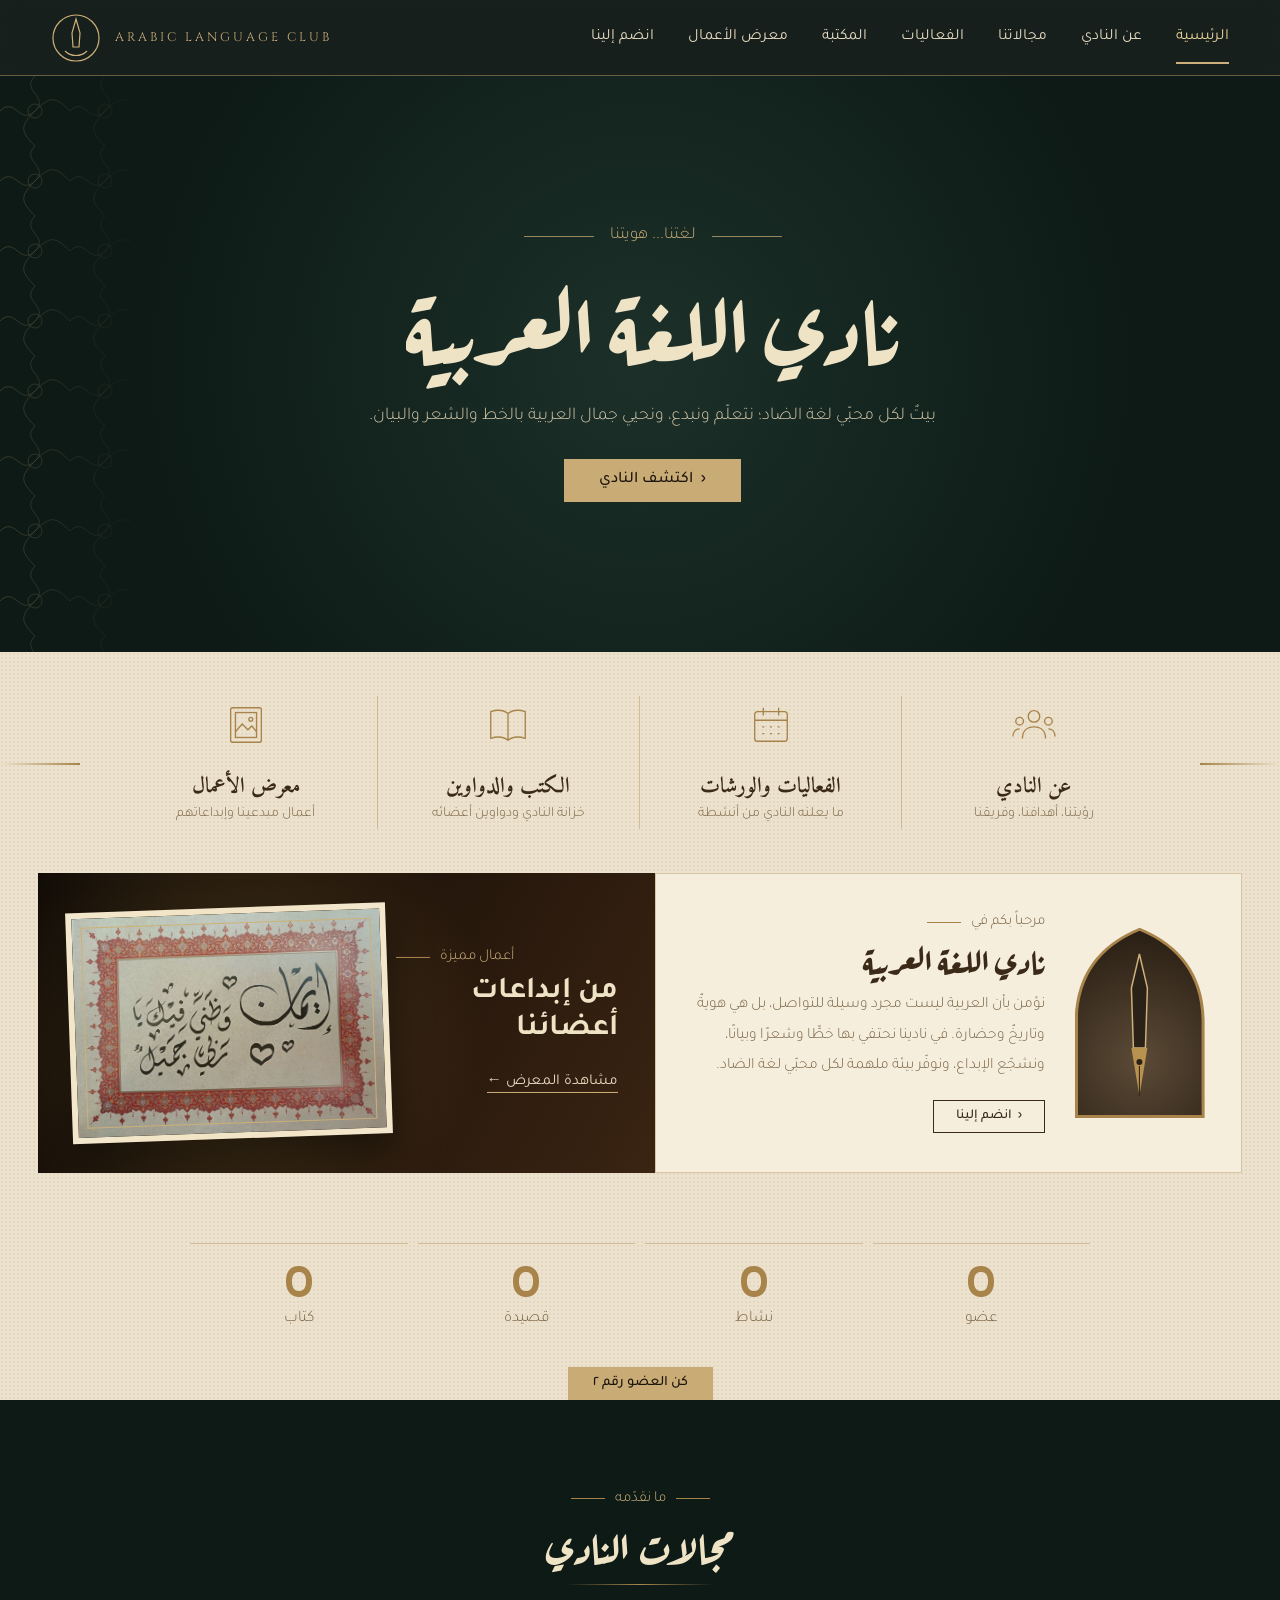
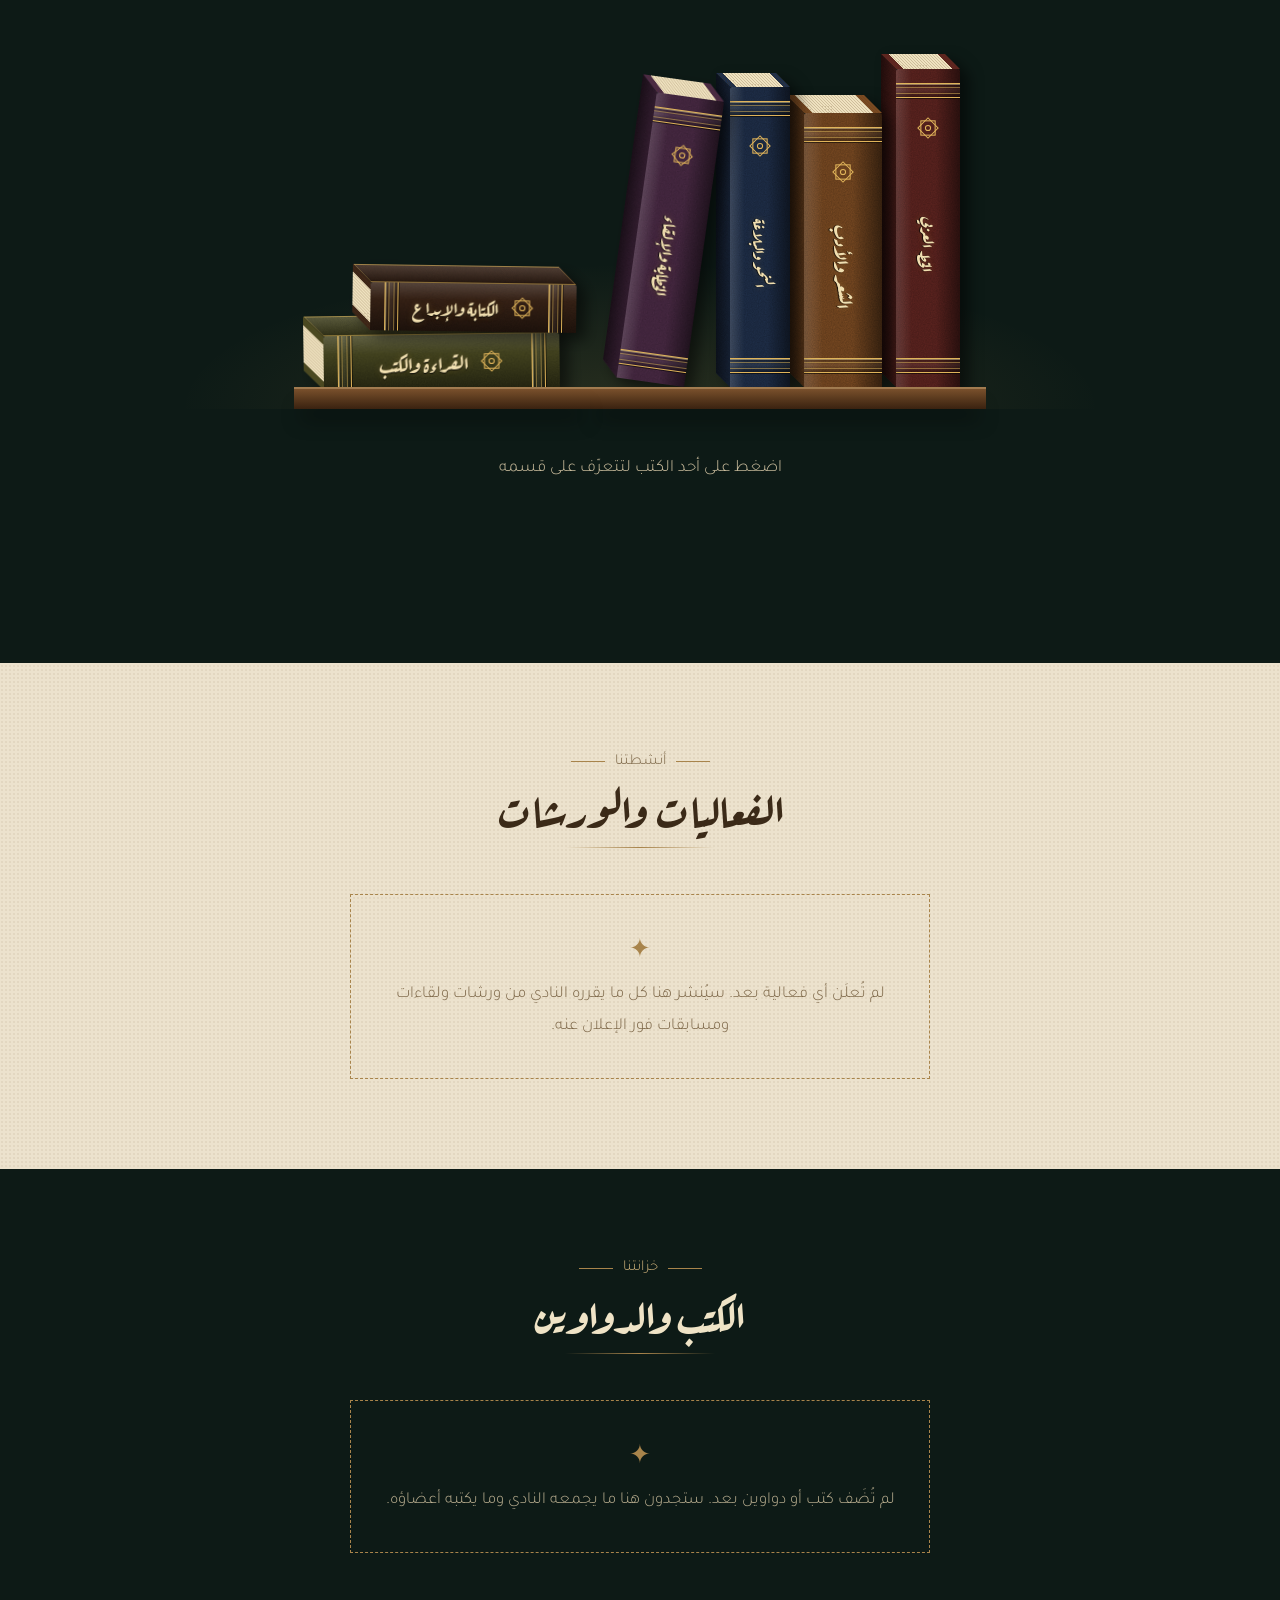
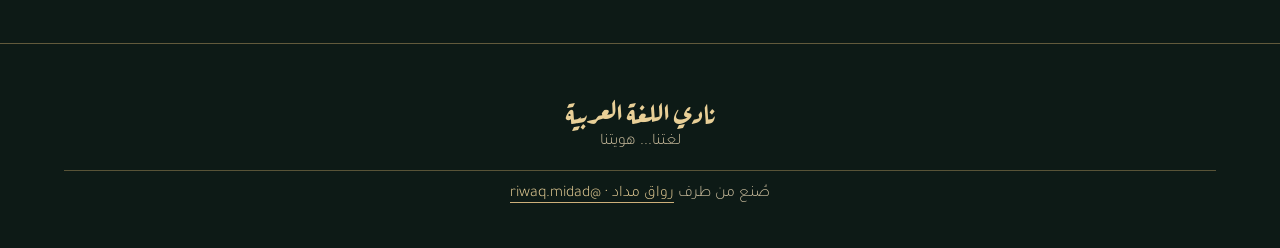
<file: index.html>
<!DOCTYPE html>
<html lang="ar" dir="rtl">
<head>
<meta charset="utf-8">
<meta name="viewport" content="width=device-width, initial-scale=1, viewport-fit=cover">
<title>نادي اللغة العربية</title>
<meta name="description" content="نادي اللغة العربية: الخط العربي والشعر والنحو والبلاغة والخطابة والقراءة والكتابة. سجّل عضويتك إلكترونيًا.">
<meta name="theme-color" content="#0d1a16">
<meta property="og:type" content="website">
<meta property="og:title" content="نادي اللغة العربية">
<meta property="og:description" content="نادي اللغة العربية: الخط العربي والشعر والنحو والبلاغة والخطابة والقراءة والكتابة. سجّل عضويتك إلكترونيًا.">
<link rel="icon" href="assets/favicon.svg" type="image/svg+xml">
<link rel="preconnect" href="https://fonts.googleapis.com">
<link rel="preconnect" href="https://fonts.gstatic.com" crossorigin>
<link href="https://fonts.googleapis.com/css2?family=Aref+Ruqaa:wght@400;700&family=Amiri:wght@400;700&family=Tajawal:wght@300;400;500;700&family=Cinzel:wght@400;600&family=Reem+Kufi:wght@400;600&family=Katibeh&family=Lateef&display=swap" rel="stylesheet">
<link rel="stylesheet" href="css/style.css">
</head>
<body>
<a class="skip" href="#content">تخطَّ إلى المحتوى</a>
<svg width="0" height="0" aria-hidden="true" style="position:absolute"><defs><clipPath id="arc" clipPathUnits="objectBoundingBox"><path d="M0,1V.5Q0,.14 .5,0Q1,.14 1,.5V1Z"/></clipPath>
<symbol id="pen" viewBox="0 0 60 150"><path d="M30 6L38 40 36 100H24L22 40Z" fill="#2a2118" stroke="#cdb07a" stroke-width="1.5"/><path d="M30 100L38 100 30 148 22 100Z" fill="#b8924f"/><path d="M30 118V148" stroke="#2a2118"/><circle cx="30" cy="114" r="3" fill="#2a2118"/></symbol></defs></svg>
<nav aria-label="القائمة الرئيسية"><div class="tl"><button class="menu-btn" aria-label="القائمة" aria-expanded="false">☰</button></div><div class="lk"><a class="on" href="#top">الرئيسية</a><a href="#about">عن النادي</a><a href="#fields">مجالاتنا</a><a href="#events">الفعاليات</a><a href="#lib">المكتبة</a><a href="gallery.html">معرض الأعمال</a><a href="join.html">انضم إلينا</a></div><a class="lg" href="index.html" aria-label="نادي اللغة العربية"><svg viewBox="0 0 50 50" fill="none" stroke="#cdb07a" stroke-width="1.2" aria-hidden="true"><circle cx="25" cy="25" r="23"/><path d="M25 6l4 14-1 14h-6l-1-14z"/><path d="M14 38c6 6 16 6 22 0"/></svg>ARABIC LANGUAGE CLUB</a></nav>
<header class="hero" id="top"><div class="orn" aria-hidden="true"></div>
<div class="txt"><div class="tag">لغتنا... هويتنا</div><h1>نادي اللغة العربية</h1><p>بيتٌ لكل محبّي لغة الضاد؛ نتعلّم ونبدع، ونحيي جمال العربية بالخط والشعر والبيان.</p><div class="cta"><a class="btn" href="#about">‹ &nbsp;اكتشف النادي</a></div></div></header>
<main id="content">
<div class="strip">
<a class="ft" href="#about"><svg viewBox="0 0 48 48"><circle cx="24" cy="15" r="6"/><path d="M12 38c0-8 5-12 12-12s12 4 12 12"/><circle cx="9" cy="20" r="4"/><circle cx="39" cy="20" r="4"/><path d="M2 36c0-5 3-8 7-8M46 36c0-5-3-8-7-8"/></svg><h3>عن النادي</h3><p>رؤيتنا، أهدافنا، وفريقنا</p></a>
<a class="ft" href="#events"><svg viewBox="0 0 48 48"><rect x="7" y="10" width="34" height="31" rx="3"/><path d="M7 19h34M16 6v8M32 6v8"/><path d="M15 26h2M23 26h2M31 26h2M15 33h2M23 33h2M31 33h2"/></svg><h3>الفعاليات والورشات</h3><p>ما يعلنه النادي من أنشطة</p></a>
<a class="ft" href="#lib"><svg viewBox="0 0 48 48"><path d="M24 12C19 8 12 8 6 10v28c6-2 13-2 18 2 5-4 12-4 18-2V10c-6-2-13-2-18 2zM24 12v28"/></svg><h3>الكتب والدواوين</h3><p>خزانة النادي ودواوين أعضائه</p></a>
<a class="ft" href="gallery.html"><svg viewBox="0 0 48 48"><rect x="8" y="6" width="32" height="36" rx="2"/><rect x="13" y="11" width="22" height="26"/><path d="M13 31l7-8 6 6 4-4 5 6"/><circle cx="29" cy="18" r="2"/></svg><h3>معرض الأعمال</h3><p>أعمال مبدعينا وإبداعاتهم</p></a></div>

<div class="intro rv" id="about">
<div class="wel"><div class="arch"><div><svg><use href="#pen"/></svg></div></div><div><div class="lb">مرحباً بكم في</div><h2>نادي اللغة العربية</h2><p>نؤمن بأن العربية ليست مجرد وسيلة للتواصل، بل هي هويةٌ وتاريخٌ وحضارة. في نادينا نحتفي بها خطًّا وشعرًا وبيانًا، ونشجّع الإبداع، ونوفّر بيئة ملهمة لكل محبّي لغة الضاد.</p><a class="btn ol" href="join.html">‹ &nbsp;انضم إلينا</a></div></div>
<div class="car" id="car"><button class="ar" style="left:14px" id="pv" aria-label="السابق">‹</button><button class="ar" style="right:14px" id="nx" aria-label="التالي">›</button></div></div>

<div class="stt rv" id="stt"></div>
<div class="jn rv"><a class="btn sm" id="jn" href="join.html"></a></div>
<section class="sec dk" id="fields"><div class="w rv"><div class="st"><div class="lb">ما نقدّمه</div><h2>مجالات النادي</h2><i></i></div><div class="shelf" id="fd" role="group" aria-label="أقسام النادي"></div><div class="si" id="fi" aria-live="polite"></div></div></section>
<section class="sec" id="events"><div class="w rv"><div class="st"><div class="lb">أنشطتنا</div><h2>الفعاليات والورشات</h2><i></i></div><div class="grid3" id="ev"></div></div></section>
<section class="sec dk" id="lib"><div class="w rv"><div class="st"><div class="lb">خزانتنا</div><h2>الكتب والدواوين</h2><i></i></div><div id="bk"></div></div></section>
</main>
<footer>
<b>نادي اللغة العربية</b>لغتنا... هويتنا
<div class="credit">صُنع من طرف <a href="https://www.instagram.com/riwaq.midad/" target="_blank" rel="noopener">رواق مداد · @riwaq.midad</a></div>
</footer>
<script src="js/data.js"></script>
<script src="js/main.js"></script>
<script src="js/home.js"></script>
</body>
</html>
</file>
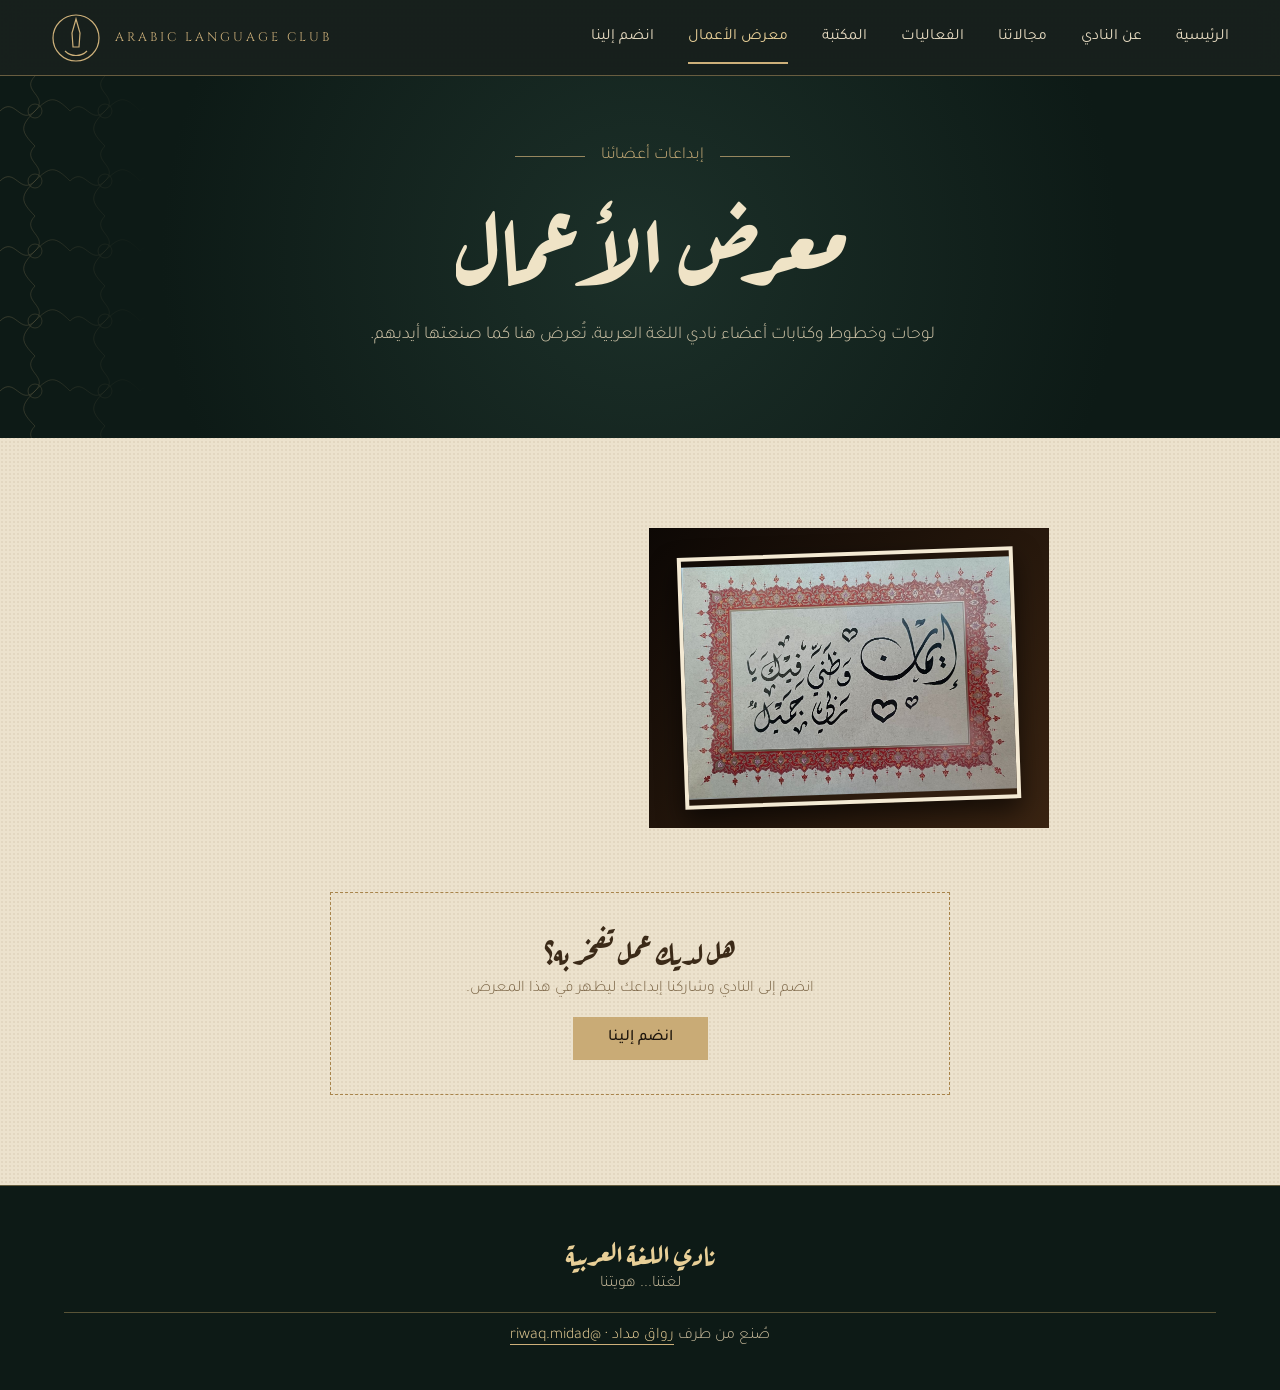
<file: gallery.html>
<!DOCTYPE html>
<html lang="ar" dir="rtl">
<head>
<meta charset="utf-8">
<meta name="viewport" content="width=device-width, initial-scale=1, viewport-fit=cover">
<title>معرض الأعمال · نادي اللغة العربية</title>
<meta name="description" content="لوحات وخطوط وإبداعات أعضاء نادي اللغة العربية.">
<meta name="theme-color" content="#0d1a16">
<meta property="og:type" content="website">
<meta property="og:title" content="معرض الأعمال · نادي اللغة العربية">
<meta property="og:description" content="لوحات وخطوط وإبداعات أعضاء نادي اللغة العربية.">
<link rel="icon" href="assets/favicon.svg" type="image/svg+xml">
<link rel="preconnect" href="https://fonts.googleapis.com">
<link rel="preconnect" href="https://fonts.gstatic.com" crossorigin>
<link href="https://fonts.googleapis.com/css2?family=Aref+Ruqaa:wght@400;700&family=Amiri:wght@400;700&family=Tajawal:wght@300;400;500;700&family=Cinzel:wght@400;600&family=Reem+Kufi:wght@400;600&family=Katibeh&family=Lateef&display=swap" rel="stylesheet">
<link rel="stylesheet" href="css/style.css">
</head>
<body>
<a class="skip" href="#content">تخطَّ إلى المحتوى</a>
<nav aria-label="القائمة الرئيسية"><div class="tl"><button class="menu-btn" aria-label="القائمة" aria-expanded="false">☰</button></div><div class="lk"><a href="index.html">الرئيسية</a><a href="index.html#about">عن النادي</a><a href="index.html#fields">مجالاتنا</a><a href="index.html#events">الفعاليات</a><a href="index.html#lib">المكتبة</a><a class="on" aria-current="page" href="gallery.html">معرض الأعمال</a><a href="join.html">انضم إلينا</a></div><a class="lg" href="index.html" aria-label="نادي اللغة العربية"><svg viewBox="0 0 50 50" fill="none" stroke="#cdb07a" stroke-width="1.2" aria-hidden="true"><circle cx="25" cy="25" r="23"/><path d="M25 6l4 14-1 14h-6l-1-14z"/><path d="M14 38c6 6 16 6 22 0"/></svg>ARABIC LANGUAGE CLUB</a></nav>
<header class="hero sub"><div class="orn" aria-hidden="true"></div>
<div class="txt"><div class="tag">إبداعات أعضائنا</div><h1>معرض الأعمال</h1><p>لوحات وخطوط وكتابات أعضاء نادي اللغة العربية، تُعرض هنا كما صنعتها أيديهم.</p></div></header>
<main id="content">
<section class="sec"><div class="w rv">
<div class="gal pg-gal" id="gl"></div>
<div class="cta-card"><h2>هل لديك عمل تفخر به؟</h2><p>انضم إلى النادي وشاركنا إبداعك ليظهر في هذا المعرض.</p><a class="btn" href="join.html">انضم إلينا</a></div>
</div></section>
</main>
<footer>
<b>نادي اللغة العربية</b>لغتنا... هويتنا
<div class="credit">صُنع من طرف <a href="https://www.instagram.com/riwaq.midad/" target="_blank" rel="noopener">رواق مداد · @riwaq.midad</a></div>
</footer>
<script src="js/data.js"></script>
<script src="js/main.js"></script>
<script src="js/gallery.js"></script>
</body>
</html>
</file>
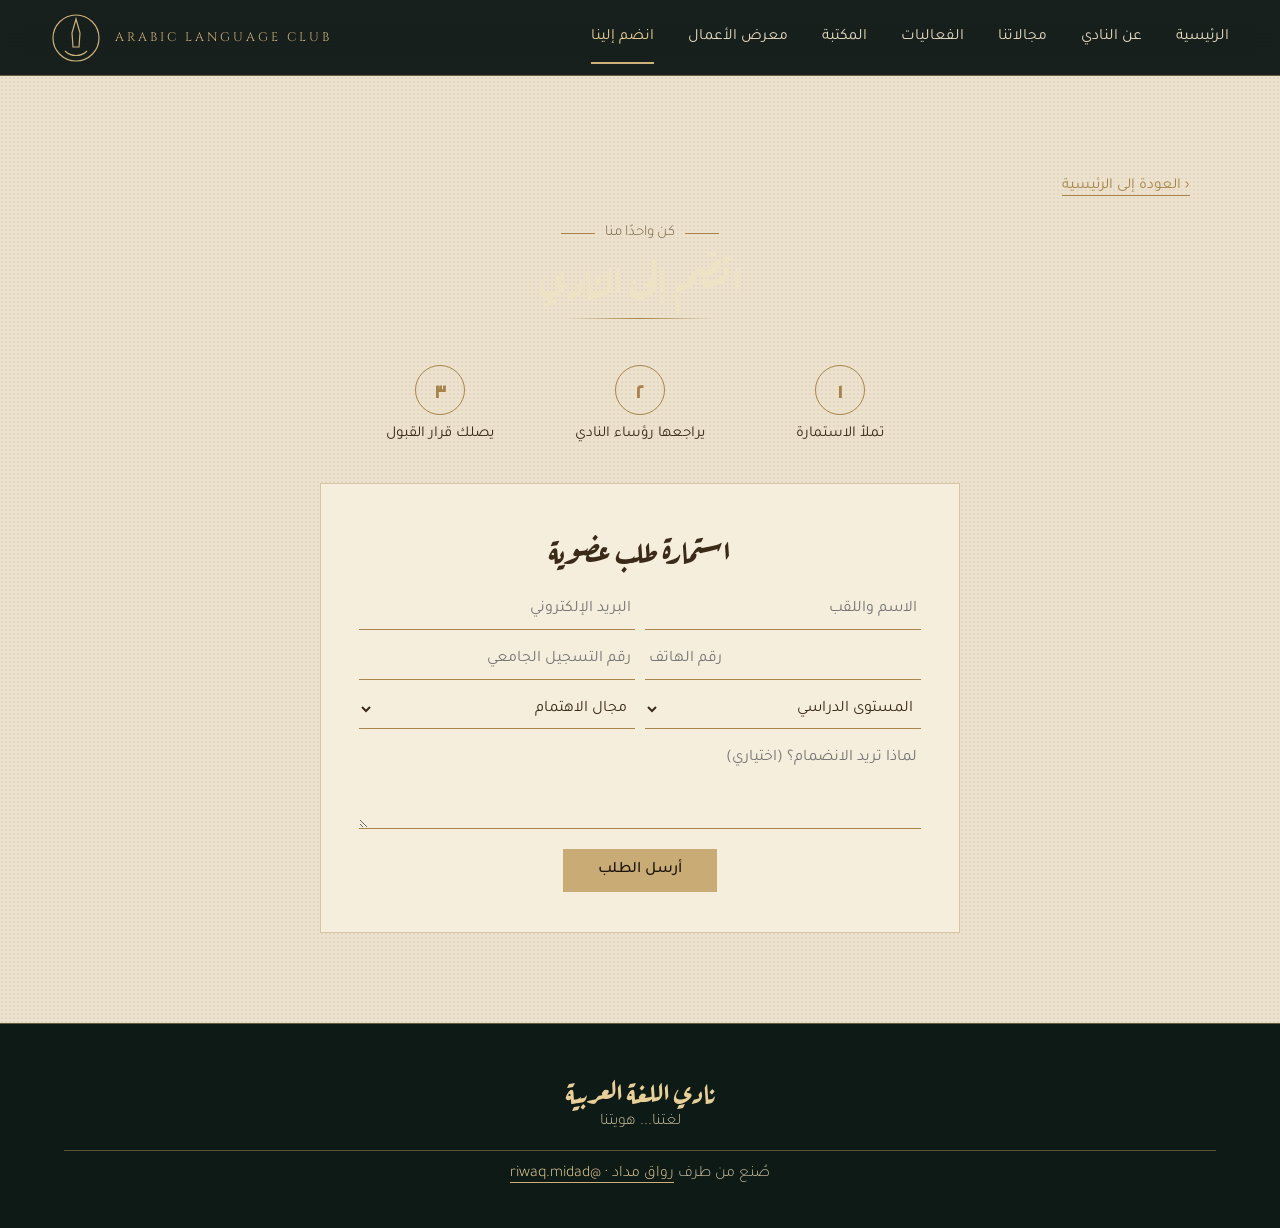
<file: join.html>
<!DOCTYPE html>
<html lang="ar" dir="rtl">
<head>
<meta charset="utf-8">
<meta name="viewport" content="width=device-width, initial-scale=1, viewport-fit=cover">
<title>الانضمام إلى النادي · نادي اللغة العربية</title>
<meta name="description" content="استمارة طلب عضوية في نادي اللغة العربية.">
<meta name="theme-color" content="#0d1a16">
<meta property="og:type" content="website">
<meta property="og:title" content="الانضمام إلى النادي · نادي اللغة العربية">
<meta property="og:description" content="استمارة طلب عضوية في نادي اللغة العربية.">
<link rel="icon" href="assets/favicon.svg" type="image/svg+xml">
<link rel="preconnect" href="https://fonts.googleapis.com">
<link rel="preconnect" href="https://fonts.gstatic.com" crossorigin>
<link href="https://fonts.googleapis.com/css2?family=Aref+Ruqaa:wght@400;700&family=Amiri:wght@400;700&family=Tajawal:wght@300;400;500;700&family=Cinzel:wght@400;600&family=Reem+Kufi:wght@400;600&family=Katibeh&family=Lateef&display=swap" rel="stylesheet">
<link rel="stylesheet" href="css/style.css">
</head>
<body>
<a class="skip" href="#content">تخطَّ إلى المحتوى</a>
<nav aria-label="القائمة الرئيسية"><div class="tl"><button class="menu-btn" aria-label="القائمة" aria-expanded="false">☰</button></div><div class="lk"><a href="index.html">الرئيسية</a><a href="index.html#about">عن النادي</a><a href="index.html#fields">مجالاتنا</a><a href="index.html#events">الفعاليات</a><a href="index.html#lib">المكتبة</a><a href="gallery.html">معرض الأعمال</a><a class="on" aria-current="page" href="join.html">انضم إلينا</a></div><a class="lg" href="index.html" aria-label="نادي اللغة العربية"><svg viewBox="0 0 50 50" fill="none" stroke="#cdb07a" stroke-width="1.2" aria-hidden="true"><circle cx="25" cy="25" r="23"/><path d="M25 6l4 14-1 14h-6l-1-14z"/><path d="M14 38c6 6 16 6 22 0"/></svg>ARABIC LANGUAGE CLUB</a></nav>
<main id="content">
<section class="sec" id="join" style="min-height:80vh;margin-top:calc(76px + env(safe-area-inset-top,0px))"><div class="w rv">
<a href="index.html" class="bk">‹ العودة إلى الرئيسية</a>
<div class="st"><div class="lb">كن واحدًا منا</div><h1>انضم إلى النادي</h1><i></i></div>
<div class="steps"><div><b>١</b>تملأ الاستمارة</div><div><b>٢</b>يراجعها رؤساء النادي</div><div><b>٣</b>يصلك قرار القبول</div></div>
<form id="f" autocomplete="on">
<h3>استمارة طلب عضوية</h3>
<label class="sr" for="fullname">الاسم واللقب</label><input id="fullname" name="fullname" required autocomplete="name" placeholder="الاسم واللقب">
<label class="sr" for="email">البريد الإلكتروني</label><input id="email" name="email" type="email" required autocomplete="email" placeholder="البريد الإلكتروني">
<label class="sr" for="phone">رقم الهاتف</label><input id="phone" name="phone" type="tel" autocomplete="tel" pattern="[0-9+\s]{8,15}" placeholder="رقم الهاتف">
<label class="sr" for="student_id">رقم التسجيل الجامعي</label><input id="student_id" name="student_id" required placeholder="رقم التسجيل الجامعي">
<label class="sr" for="level">المستوى الدراسي</label><select id="level" name="level" required><option value="" disabled selected>المستوى الدراسي</option><option>السنة الأولى</option><option>السنة الثانية</option><option>السنة الثالثة</option><option>ماستر / دراسات عليا</option></select>
<label class="sr" for="interest">مجال الاهتمام</label><select id="interest" name="interest" required><option value="" disabled selected>مجال الاهتمام</option><option>الخط العربي</option><option>الشعر والأدب</option><option>النحو والبلاغة</option><option>الخطابة والإلقاء</option><option>القراءة والكتب</option><option>الكتابة والإبداع</option></select>
<label class="sr" for="message">لماذا تريد الانضمام؟</label><textarea id="message" name="message" class="wd" placeholder="لماذا تريد الانضمام؟ (اختياري)"></textarea>
<p class="err" id="err" role="alert" hidden>تعذّر إرسال الطلب، حاول مرة أخرى.</p>
<button class="btn" type="submit">أرسل الطلب</button>
</form>
<div id="ok" role="status">وصلنا طلبك ✦<small>سيراجعه رؤساء النادي قريبًا</small></div>
</div></section>
</main>
<footer>
<b>نادي اللغة العربية</b>لغتنا... هويتنا
<div class="credit">صُنع من طرف <a href="https://www.instagram.com/riwaq.midad/" target="_blank" rel="noopener">رواق مداد · @riwaq.midad</a></div>
</footer>
<script src="js/main.js"></script>
<script src="js/join.js"></script>
</body>
</html>
</file>
<file: css/style.css>
/* ==========================================================================
   style.css — نادي اللغة العربية
   الألوان والمقاسات الأساسية في :root أعلى الملف
   ========================================================================== */
:root {
  --bg:#ece2cd;
  --card:#f6eedd;
  --ink:#3b2a18;
  --muted:#7b6546;
  --gold:#a8844b;
  --g2:#cdb07a;
  --hero:#0d1a16;
  --btn:#c9ab76;
  --ln:rgba(168,132,75,.4);
  box-sizing:border-box;
  padding-top:env(safe-area-inset-top,0px);
  padding-bottom:env(safe-area-inset-bottom,0px);
}

@media (prefers-color-scheme:dark) {
  :root:not([data-theme="light"]) {
    --bg:#111a17;
    --card:#17231f;
    --ink:#efe6d3;
    --muted:#a79d86;
    --gold:#c9a96a;
  }
}

:root[data-theme="dark"] {
  --bg:#111a17;
  --card:#17231f;
  --ink:#efe6d3;
  --muted:#a79d86;
  --gold:#c9a96a;
}

* {
  box-sizing:border-box;
}

html {
  scroll-behavior:smooth;
  scroll-padding-top:80px;
}

body {
  margin:0;
  background:var(--bg);
  color:var(--ink);
  font:19px/1.9 'Amiri',serif;
  overflow-x:hidden;
  background-image:radial-gradient(rgba(120,90,50,.08) 1px,transparent 1.4px);
  background-size:4px 4px;
}

.ui {
  font-family:'Tajawal',sans-serif;
}

nav {
  position:fixed;
  top:0;
  inset-inline:0;
  z-index:50;
  height:calc(76px + env(safe-area-inset-top,0px));
  padding:env(safe-area-inset-top,0px) 4vw 0;
  display:flex;
  align-items:center;
  justify-content:space-between;
  background:rgba(10,20,17,.94);
  backdrop-filter:blur(10px);
  border-bottom:1px solid rgba(201,169,106,.45);
  font-family:'Tajawal';
}

.lk {
  display:flex;
  gap:34px;
}

.lk a {
  color:#e6dac0;
  text-decoration:none;
  font-size:.98rem;
  position:relative;
  padding:6px 0;
  transition:.3s;
}

.lk a:after {
  content:"";
  position:absolute;
  inset-inline:0;
  bottom:-6px;
  height:2px;
  background:#cdb07a;
  transform:scaleX(0);
  transition:transform .35s;
}

.lk a:hover,.lk a.on {
  color:#e8cf97;
}

.lk a:hover:after,.lk a.on:after {
  transform:scaleX(1);
}

.tl {
  display:flex;
  gap:22px;
  align-items:center;
  color:#e6dac0;
  font-size:.9rem;
}

.lg {
  display:flex;
  align-items:center;
  gap:14px;
  direction:ltr;
  color:#cdb07a;
  font:400 .78rem 'Cinzel',serif;
  letter-spacing:3px;
}

.lg svg {
  width:50px;
  height:50px;
}

.hero {
  margin-top:calc(76px + env(safe-area-inset-top,0px));
  height:clamp(480px,64vh,640px);
  background:radial-gradient(circle at 50% 50%,#1c3029,var(--hero) 72%);
  display:flex;
  position:relative;
  overflow:hidden;
}

.orn {
  position:absolute;
  inset:0 auto 0 0;
  width:150px;
  opacity:.5;
  background-image:url("data:image/svg+xml,%3Csvg xmlns='http://www.w3.org/2000/svg' width='70' height='70' fill='none' stroke='%23cdb07a' stroke-opacity='.45'%3E%3Cpath d='M35 0C20 15 50 20 35 35S20 55 35 70M0 35C15 20 20 50 35 35S55 20 70 35'/%3E%3Ccircle cx='35' cy='35' r='7'/%3E%3C/svg%3E");
  -webkit-mask-image:linear-gradient(90deg,#000,transparent);
  mask-image:linear-gradient(90deg,#000,transparent);
}

@media(max-width:860px) {
  .hero {
    min-height:440px;
  }
  .txt {
    padding:50px 6vw!important;
  }
}

.txt {
  flex:1;
  display:flex;
  flex-direction:column;
  justify-content:center;
  align-items:center;
  text-align:center;
  padding:0 3vw 0 5vw;
  position:relative;
  z-index:2;
}

.tag {
  display:flex;
  align-items:center;
  gap:16px;
  color:#cdb07a;
  font:300 1.05rem 'Tajawal';
  opacity:0;
  animation:up 1s .2s forwards;
}

.tag:before,.tag:after {
  content:"";
  width:70px;
  height:1px;
  background:#cdb07a;
  opacity:.7;
}

h1 {
  font:700 clamp(3rem,7.5vw,6.2rem)/1.4 'Aref Ruqaa';
  color:#efe3c6;
  margin:6px 0;
  clip-path:inset(0 0 0 100%);
  animation:wipe 2.2s .5s ease forwards;
}

@keyframes wipe {
  to {
    clip-path:inset(-20% 0 -20% 0);
  }
}

.txt p {
  color:#d3c7aa;
  font:300 1.12rem/1.9 'Tajawal';
  max-width:580px;
  margin:6px 0 26px;
  opacity:0;
  animation:up 1s 1.6s forwards;
}

.cta {
  opacity:0;
  animation:up 1s 2s forwards;
}

@keyframes up {
  from {
    transform:translateY(20px);
  }
  to {
    opacity:1;
    transform:none;
  }
}

.btn {
  display:inline-flex;
  align-items:center;
  gap:12px;
  background:var(--btn);
  color:#1d150c;
  font:500 1rem 'Tajawal';
  padding:11px 34px;
  border:1px solid var(--btn);
  text-decoration:none;
  cursor:pointer;
  transition:.35s;
}

.btn:hover {
  background:transparent;
  color:#e8cf97;
  transform:translateY(-3px);
  box-shadow:0 8px 20px rgba(0,0,0,.3);
}

.btn.ol {
  background:transparent;
  color:var(--ink);
  border-color:var(--ink);
  padding:7px 22px;
  font-size:.85rem;
}

.btn.ol:hover {
  background:var(--ink);
  color:var(--card);
}

.strip {
  display:grid;
  grid-template-columns:repeat(4,1fr);
  padding:44px 9vw;
  position:relative;
}

.strip:before,.strip:after {
  content:"";
  position:absolute;
  top:50%;
  width:80px;
  height:2px;
  background:linear-gradient(90deg,var(--gold),transparent);
}

.strip:before {
  right:0;
}

.strip:after {
  left:0;
  transform:scaleX(-1);
}

.ft {
  text-align:center;
  padding:6px 14px;
  border-inline-start:1px solid var(--ln);
  transition:.4s;
  text-decoration:none;
  color:inherit;
}

.ft:first-child {
  border:0;
}

.ft svg {
  width:46px;
  height:46px;
  stroke:var(--gold);
  fill:none;
  stroke-width:1.4;
  transition:.4s;
}

.ft h3 {
  margin:6px 0 0;
  font:700 1.35rem 'Amiri';
}

.ft p {
  margin:0;
  font:300 .88rem 'Tajawal';
  color:var(--muted);
}

.ft:hover {
  transform:translateY(-7px);
}

.ft:hover svg {
  stroke:#8f6528;
  transform:scale(1.12);
}

.intro {
  display:grid;
  grid-template-columns:1fr 1.05fr;
  margin:0 3vw;
}

.wel {
  background:var(--card);
  border:1px solid var(--ln);
  padding:34px 36px;
  display:flex;
  gap:30px;
  align-items:center;
}

.arch {
  flex:0 0 130px;
  aspect-ratio:3/4.4;
  background:var(--gold);
  padding:3px;
  clip-path:url(#arc);
}

.arch div {
  height:100%;
  clip-path:url(#arc);
  background:radial-gradient(circle at 50% 70%,#5b4a36,#241a10);
  display:grid;
  place-items:center;
}

.arch svg {
  width:70%;
  animation:sw 5s ease-in-out infinite;
}

@keyframes sw {
  50% {
    transform:rotate(6deg) translateY(-4px);
  }
}

.lb {
  display:flex;
  align-items:center;
  gap:10px;
  color:var(--muted);
  font:300 .95rem 'Tajawal';
}

.lb:after {
  content:"";
  width:34px;
  height:1px;
  background:var(--gold);
}

.wel h2 {
  font:700 2.2rem 'Aref Ruqaa';
  margin:0 0 4px;
}

.wel p {
  font:300 .98rem/1.95 'Tajawal';
  color:var(--muted);
  margin:0 0 14px;
}

.car {
  background:#150e09;
  position:relative;
  overflow:hidden;
  min-height:300px;
}

.sl {
  position:absolute;
  inset:0;
  opacity:0;
  transition:opacity 1s;
  background:linear-gradient(120deg,#0d0805,#3a2412);
}

.sl.on {
  opacity:1;
}

.sl .cp {
  position:absolute;
  right:11%;
  top:26%;
  text-align:right;
  color:#efe3c6;
}

.sl .cp .lb {
  color:#cdb07a;
  justify-content:flex-end;
}

.sl h3 {
  font:700 1.9rem 'Tajawal';
  margin:8px 0 14px;
}

.sl .more {
  color:#e6dac0;
  font:400 .95rem 'Tajawal';
  border-bottom:1px solid #cdb07a;
  padding-bottom:3px;
  text-decoration:none;
}

.ar {
  position:absolute;
  top:50%;
  width:38px;
  height:38px;
  border-radius:50%;
  background:#0d0805;
  border:1px solid #cdb07a;
  color:#fff;
  cursor:pointer;
  z-index:3;
  transform:translateY(-50%);
  transition:.3s;
  font:1.3rem/1 sans-serif;
}

.ar:hover {
  background:#cdb07a;
  color:#0d0805;
}

.sec {
  padding:90px 6vw;
}

.w {
  max-width:1100px;
  margin:auto;
}

.st {
  text-align:center;
  margin-bottom:46px;
}

.st .lb {
  justify-content:center;
}

.st .lb:before {
  content:"";
  width:34px;
  height:1px;
  background:var(--gold);
}

.st h2 {
  font:700 2.8rem 'Aref Ruqaa';
  margin:0;
}

.st i {
  display:block;
  width:150px;
  height:1px;
  margin:6px auto 0;
  background:linear-gradient(90deg,transparent,var(--gold),transparent);
}

.grid3 {
  display:grid;
  grid-template-columns:repeat(auto-fit,minmax(250px,1fr));
  gap:24px;
}

.cd {
  background:var(--card);
  border:1px solid var(--ln);
  padding:32px 26px;
  text-align:center;
  transition:.45s;
  position:relative;
}

.cd:hover {
  transform:translateY(-9px);
  box-shadow:0 18px 34px rgba(40,25,10,.25);
  border-color:var(--gold);
}

.cd .g {
  font:700 4.6rem/1.3 'Aref Ruqaa';
  color:var(--gold);
}

.cd h3 {
  margin:0;
  font:700 1.5rem 'Amiri';
}

.cd p {
  font:300 .95rem/1.8 'Tajawal';
  color:var(--muted);
  margin:6px 0 16px;
}

.ev {
  display:flex;
  gap:18px;
  text-align:right;
  align-items:center;
}

.ev b {
  flex:0 0 74px;
  height:84px;
  background:var(--hero);
  color:#e8cf97;
  display:grid;
  place-items:center;
  font:600 2rem/1 'Reem Kufi';
  padding-top:12px;
  transition:.4s;
}

.ev b small {
  font:400 .85rem 'Tajawal';
  display:block;
  margin-top:-18px;
  color:#cdb07a;
}

.ev p {
  margin:0;
}

.ev h3 {
  font-size:1.35rem;
}

.cd:hover .ev b {
  background:var(--gold);
  color:#1d150c;
}

.dk {
  background:var(--hero);
  color:#efe3c6;
}

.dk .st h2 {
  color:#efe3c6;
}

.dk .lb {
  color:#cdb07a;
}

.gal {
  display:grid;
  grid-template-columns:repeat(auto-fit,minmax(240px,1fr));
  gap:18px;
}

.pl {
  aspect-ratio:4/3;
  background:linear-gradient(135deg,#0d0805,#3a2412);
  position:relative;
  overflow:hidden;
  cursor:pointer;
}



.pl span {
  position:absolute;
  bottom:8px;
  inset-inline:0;
  text-align:center;
  color:#cdb07a;
  font:300 .9rem 'Tajawal';
  opacity:0;
  transition:.4s;
}

.pl:hover span {
  opacity:1;
}











.steps {
  display:flex;
  justify-content:center;
  gap:40px;
  flex-wrap:wrap;
  margin-bottom:40px;
  font:400 .95rem 'Tajawal';
  text-align:center;
}

.steps div {
  width:160px;
}

.steps b {
  display:grid;
  place-items:center;
  width:50px;
  height:50px;
  margin:0 auto 10px;
  border:1.5px solid var(--gold);
  color:var(--gold);
  font:600 1.3rem 'Reem Kufi';
  border-radius:50%;
}

form {
  max-width:640px;
  margin:auto;
  background:var(--card);
  border:1px solid var(--ln);
  padding:40px 38px;
  display:grid;
  gap:10px;
  grid-template-columns:1fr 1fr;
}

form h3 {
  grid-column:1/-1;
  margin:0 0 6px;
  text-align:center;
  font:700 2rem 'Aref Ruqaa';
}

form input,form select {
  font:1rem 'Tajawal';
  padding:10px 4px;
  border:0;
  border-bottom:1px solid var(--gold);
  background:transparent;
  color:var(--ink);
  width:100%;
}

form option {
  color:#000;
}

form input:focus,form select:focus {
  outline:0;
  border-bottom:2px solid #8f6528;
}

form .wd {
  grid-column:1/-1;
}

form .btn {
  grid-column:1/-1;
  justify-self:center;
  margin-top:10px;
}

#ok {
  display:none;
  max-width:560px;
  margin:auto;
  padding:48px;
  text-align:center;
  background:var(--card);
  border:1px solid var(--gold);
  font:700 2rem 'Aref Ruqaa';
}

footer {
  background:var(--hero);
  color:#cdbf9f;
  text-align:center;
  padding:44px 5vw;
  font:300 1rem 'Tajawal';
  border-top:1px solid rgba(201,169,106,.45);
}

footer b {
  display:block;
  font:700 1.8rem 'Aref Ruqaa';
  color:#e8cf97;
}

.rv {
  opacity:0;
  transform:translateY(40px);
  transition:opacity 1s,transform 1s;
}

.rv.in {
  opacity:1;
  transform:none;
}

.bk {
  display:inline-block;
  margin-bottom:28px;
  color:var(--gold);
  font:400 .95rem 'Tajawal';
  text-decoration:none;
  border-bottom:1px solid var(--gold);
}

.stt {
  display:grid;
  grid-template-columns:repeat(4,1fr);
  gap:10px;
  max-width:900px;
  margin:70px auto 0;
  text-align:center;
}

.stt div {
  font:600 2.9rem/1.2 'Reem Kufi';
  color:var(--gold);
  border-top:1px solid var(--ln);
  padding-top:10px;
}

.stt small {
  display:block;
  font:300 1rem 'Tajawal';
  color:var(--muted);
}

.dk .cd {
  background:#13241f;
  border-color:rgba(205,176,122,.35);
  color:#efe3c6;
}

.dk .cd p {
  color:#bdb192;
}

.dk .cd .g {
  color:#cdb07a;
}

.cd.star {
  border-color:#cdb07a;
  background:linear-gradient(160deg,#13241f,#3a2f17)!important;
}

.cd.star:after {
  content:"قسمنا المميز";
  position:absolute;
  top:12px;
  inset-inline-start:12px;
  font:500 .72rem 'Tajawal';
  background:#cdb07a;
  color:#1d150c;
  padding:2px 10px;
}

@media(max-width:860px) {
  .stt {
    grid-template-columns:1fr 1fr;
    gap:22px 10px;
  }
}

@media(max-width:860px) {
  .lk a:nth-child(n+3) {
    display:none;
  }
  .lk {
    gap:20px;
  }
  .tl span {
    display:none;
  }
  .hero {
    flex-direction:column;
    height:auto;
  }
  .txt {
    padding:10px 6vw 50px;
  }
  .strip {
    grid-template-columns:1fr 1fr;
    gap:24px 0;
    padding:36px 6vw;
  }
  .strip:before,.strip:after {
    display:none;
  }
  .ft:nth-child(3) {
    border:0;
  }
  .intro {
    grid-template-columns:1fr;
  }
  .wel {
    flex-direction:column;
    text-align:center;
  }
  .lb {
    justify-content:center;
  }
  .car {
    min-height:260px;
  }
  form {
    grid-template-columns:1fr;
  }
}

.sl .pi {
  position:absolute;
  left:5%;
  top:50%;
  width:52%;
  transform:translateY(-50%) rotate(-3deg) scale(.94);
  border:6px solid #f4ead4;
  box-shadow:0 20px 40px rgba(0,0,0,.65);
  cursor:zoom-in;
  transition:transform 1.6s;
}

.sl.on .pi {
  transform:translateY(-50%) rotate(-2deg) scale(1);
}

.sl.im .cp {
  right:6%;
  top:50%;
  transform:translateY(-50%);
  width:36%;
}

.pl img {
  position:absolute;
  inset:8%;
  width:84%;
  height:84%;
  object-fit:contain;
  border:4px solid #f4ead4;
  box-shadow:0 12px 26px rgba(0,0,0,.6);
  transform:rotate(-2deg);
  transition:.7s;
  cursor:zoom-in;
}

.pl:hover img {
  transform:rotate(0) scale(1.08);
}

.lx {
  position:fixed;
  inset:0;
  background:rgba(5,10,8,.93);
  display:none;
  place-items:center;
  z-index:100;
  cursor:zoom-out;
  padding:4vw;
}

.lx img {
  max-width:100%;
  max-height:92vh;
  border:6px solid #f4ead4;
  box-shadow:0 20px 60px #000;
  transform:scale(.82);
  transition:transform .7s cubic-bezier(.2,.9,.3,1);
}

.lx {
  display:grid!important;
  opacity:0;
  visibility:hidden;
  transition:opacity .45s,visibility .45s;
}

.lx.o {
  opacity:1;
  visibility:visible;
}

.lx.o img {
  transform:none;
}

.sl .pi {
  overflow:hidden;
  transition:transform 1.6s,translate .5s;
}

.sl .pi img {
  width:100%;
  display:block;
}

.sl.on .pi img {
  animation:kb 16s ease-in-out infinite alternate;
}

@keyframes kb {
  from {
    transform:scale(1);
  }
  to {
    transform:scale(1.09) translate(-1.5%,-1%);
  }
}

.sh {
  position:absolute;
  inset:0;
  background:linear-gradient(105deg,transparent 35%,rgba(255,255,255,.38) 50%,transparent 65%);
  transform:translateX(-130%);
  animation:shn 7s 2.5s infinite;
  pointer-events:none;
}

@keyframes shn {
  30%,100% {
    transform:translateX(130%);
  }
}

.sl .pi:after {
  content:"";
  position:absolute;
  inset:9px;
  border:1px solid rgba(205,176,122,.95);
  opacity:0;
  transition:opacity 1.2s 1.4s;
  pointer-events:none;
}

.sl.on .pi:after {
  opacity:1;
}

.car:before {
  content:"";
  position:absolute;
  inset:0;
  z-index:1;
  pointer-events:none;
  background:radial-gradient(400px circle at var(--mx,30%) var(--my,50%),rgba(224,184,90,.2),transparent 65%);
  transition:background .2s;
}

.sl .cp {
  transition:translate .5s;
}

.sl .cp>* {
  opacity:0;
  transform:translateY(20px);
  transition:opacity .9s,transform .9s;
}

.sl.on .cp>* {
  opacity:1;
  transform:none;
}

.sl.on .cp>:nth-child(1) {
  transition-delay:.9s;
}

.sl.on .cp>:nth-child(2) {
  transition-delay:1.2s;
}

.sl.on .cp>:nth-child(3) {
  transition-delay:1.5s;
}

.sl.on .cp>:nth-child(4) {
  transition-delay:1.8s;
}

.dst {
  position:absolute;
  bottom:-10px;
  border-radius:50%;
  background:#e8cf97;
  opacity:0;
  z-index:1;
  pointer-events:none;
  animation:dst linear infinite;
}

@keyframes dst {
  12% {
    opacity:.85;
  }
  100% {
    transform:translate(24px,-380px);
    opacity:0;
  }
}

.gal .pl {
  opacity:0;
  transform:translateY(46px) scale(.95);
  transition:opacity .9s,transform .9s;
}

.rv.in .gal .pl {
  opacity:1;
  transform:none;
}

.pl:after {
  content:"";
  position:absolute;
  inset:0;
  background:radial-gradient(240px circle at var(--gx,50%) var(--gy,50%),rgba(255,255,255,.3),transparent 60%);
  opacity:0;
  transition:opacity .4s;
  pointer-events:none;
}

.pl:hover:after {
  opacity:1;
}

.pl span {
  transform:translateY(12px);
  z-index:2;
  text-shadow:0 2px 8px #000;
}

.pl:hover span {
  transform:none;
}

.pg {
  position:fixed;
  top:0;
  inset-inline-start:0;
  height:3px;
  width:0;
  z-index:60;
  background:linear-gradient(90deg,#cdb07a,#f0dca4);
  box-shadow:0 0 10px #cdb07a;
}

@media(max-width:860px) {
  .sl .pi {
    width:84%;
    left:8%;
    top:6%;
    transform:rotate(-2deg)!important;
  }
  .sl.im .cp {
    top:auto;
    bottom:14px;
    right:6%;
    width:88%;
    transform:none;
    text-align:center;
  }
  .sl.im .cp .lb {
    justify-content:center;
  }
  .car {
    min-height:420px;
  }
}

.tl {
  display:none;
}

a.lg {
  text-decoration:none;
}

.menu-btn {
  background:none;
  border:1px solid rgba(201,169,106,.6);
  color:#e6dac0;
  width:42px;
  height:42px;
  font-size:1.3rem;
  cursor:pointer;
}

.btn.sm {
  padding:7px 24px;
  font-size:.9rem;
}

.btn:disabled {
  opacity:.6;
  pointer-events:none;
}

.sl .au {
  margin:10px 0 0;
  color:#cdb07a;
  font-size:.95rem;
}

.st h1 {
  font:700 2.8rem 'Aref Ruqaa';
  margin:0;
}

.credit {
  margin-top:18px;
  padding-top:14px;
  border-top:1px solid rgba(201,169,106,.4);
}

.credit a {
  color:#e8cf97;
  text-decoration:none;
  border-bottom:1px solid #cdb07a;
}

.sr {
  position:absolute;
  width:1px;
  height:1px;
  overflow:hidden;
  clip:rect(0 0 0 0);
  white-space:nowrap;
}

form textarea {
  font:1rem 'Tajawal';
  padding:10px 4px;
  border:0;
  border-bottom:1px solid var(--gold);
  background:transparent;
  color:var(--ink);
  width:100%;
  resize:vertical;
  min-height:90px;
}

form textarea:focus {
  outline:0;
  border-bottom:2px solid #8f6528;
}

.err {
  grid-column:1/-1;
  color:#b3402e;
  text-align:center;
  margin:0;
  font:400 .95rem 'Tajawal';
}

#ok small {
  display:block;
  font:300 1.05rem 'Tajawal';
  color:var(--muted);
}

.skip {
  position:absolute;
  top:-70px;
  inset-inline-start:10px;
  background:#cdb07a;
  color:#1d150c;
  padding:8px 18px;
  z-index:100;
  font:500 1rem 'Tajawal';
  text-decoration:none;
}

.skip:focus {
  top:10px;
}

:focus-visible {
  outline:2px solid #cdb07a;
  outline-offset:3px;
}

@media(max-width:1080px) {
  .tl {
    display:flex;
  }
  .lk {
    position:fixed;
    top:calc(76px + env(safe-area-inset-top,0px));
    inset-inline:0;
    flex-direction:column;
    gap:0;
    background:rgba(10,20,17,.97);
    padding:10px 6vw 22px;
    transform:translateY(-130%);
    transition:transform .45s;
    border-bottom:1px solid rgba(201,169,106,.45);
  }
  .lk.open {
    transform:none;
  }
  .lk a,.lk a:nth-child(n+3) {
    display:block;
    padding:13px 0;
    border-bottom:1px solid rgba(201,169,106,.15);
  }
}

@media(prefers-reduced-motion:reduce) {
  *,*:before,*:after {
    animation-duration:.01ms!important;
    animation-iteration-count:1!important;
    transition-duration:.01ms!important;
    scroll-behavior:auto!important;
  }
}

/* ---------- رف الأقسام: كتب جلدية بـ CSS فقط ----------
   كل كتاب: وجه أمامي (الجلد) + وجه علوي (الصفحات) + وجه جانبي، بإسقاط مائل يوحي بالعمق.
   المتغيرات لكل كتاب (تأتي من home.js): --c اللون  --w العرض  --h الارتفاع  --d العمق  --r الميل  --x الإزاحة */
.shelf {
  --s: 1;
  display: flex; flex-wrap: wrap; justify-content: center; align-items: flex-end;
  max-width: 100%; padding-top: 38px; row-gap: 34px; column-gap: 0; /* فراغ بين الألواح عند الالتفاف على الهاتف */
  background: radial-gradient(ellipse 60% 55% at 50% 100%, rgba(224,184,90,.13), transparent 70%);
}
.row { position: relative; display: flex; align-items: flex-end; gap: 14px; padding: 0 26px 22px; }
.row::after { /* لوح الخشب */
  content: ""; position: absolute; inset: auto 0 0; height: 22px;
  background: linear-gradient(#80552f, #58381d 55%, #3a2210);
  box-shadow: inset 0 2px 0 rgba(255,225,170,.28), 0 16px 20px -8px rgba(0,0,0,.75);
}
.row.low { padding-inline: 30px; }
.stk { display: flex; flex-direction: column-reverse; align-items: flex-start; }

.sp {
  --w: 70px; --h: 300px; --d: 14px; --r: 0deg; --x: 0px; --lift: 70px; --tilt: 0deg;
  --grain: url("data:image/svg+xml,%3Csvg xmlns='http://www.w3.org/2000/svg' width='120' height='120'%3E%3Cfilter id='n'%3E%3CfeTurbulence type='fractalNoise' baseFrequency='.85' numOctaves='2' stitchTiles='stitch'/%3E%3CfeColorMatrix values='0 0 0 0 0 0 0 0 0 0 0 0 0 0 0 0 0 0 .26 0'/%3E%3C/filter%3E%3Crect width='120' height='120' filter='url(%23n)'/%3E%3C/svg%3E");
  --shine: linear-gradient(90deg, rgba(255,255,255,.14), rgba(255,255,255,0) 24%, rgba(0,0,0,0) 62%, rgba(0,0,0,.5));
  position: relative; flex: none; padding: 0; border: 0; cursor: pointer; color: #f0dcae;
  width: calc(var(--w) * var(--s)); height: calc(var(--h) * var(--s));
  border-radius: 2px 2px 0 0;
  background: var(--shine), var(--grain), var(--c);
  transform-origin: bottom right;
  transform: translate(var(--x), var(--lift)) rotate(calc(var(--r) + var(--tilt)));
  transition: transform .6s cubic-bezier(.2,.9,.3,1), opacity .9s, filter .5s;
  filter: drop-shadow(9px 7px 7px rgba(0,0,0,.5));
  opacity: 0;
}
/* الوجه العلوي: حدّ الصفحات بين غطاءين */
.sp::before {
  content: ""; position: absolute; left: 0; bottom: 100%; width: 100%; height: calc(var(--d) * var(--s));
  transform-origin: bottom right; transform: skewX(45deg);
  background: repeating-linear-gradient(90deg, rgba(90,60,20,.22) 0 1px, transparent 1px 3px),
              linear-gradient(90deg, var(--c) 0 11%, #efe2c0 11% 89%, var(--c) 89%);
}
/* الوجه الجانبي: الغلاف من الجهة الأخرى، أغمق لإحساس الظل */
.sp::after {
  content: ""; position: absolute; right: 100%; top: 0; width: calc(var(--d) * var(--s)); height: 100%;
  transform-origin: top right; transform: skewY(45deg);
  background: linear-gradient(90deg, rgba(0,0,0,.6), rgba(0,0,0,.25)), var(--grain), var(--c);
}
.sp.up, .sp.lean { display: flex; flex-direction: column; align-items: center; gap: 8px; padding: calc(46px * var(--s)) 0; }
.sp.lean { margin-right: calc(var(--h) * var(--s) * .135 - 6px); } /* فراغ مثلثي أسفل الكتاب المائل */

/* الشرائط الذهبية البارزة (كعوب الكتاب) والزخرفة والعنوان */
.sp .bd {
  position: absolute; inset-inline: 0; height: calc(15px * var(--s)); border-block: 1px solid #e0b45a;
  background: linear-gradient(rgba(0,0,0,.28), rgba(255,255,255,.06) 45%, rgba(0,0,0,.32));
  box-shadow: 0 1px 0 rgba(0,0,0,.55), inset 0 1px 0 rgba(255,236,170,.45);
}
.sp .bd::after { content: ""; position: absolute; inset: 3px 0; border-block: 1px solid rgba(224,184,90,.5); }
.sp .bd.t { top: calc(14px * var(--s)); }
.sp .bd.u { bottom: calc(14px * var(--s)); }
.sp em { display: block; flex: none; width: calc(26px * var(--s)); aspect-ratio: 1; background: url("data:image/svg+xml,%3Csvg xmlns='http://www.w3.org/2000/svg' viewBox='0 0 40 40' fill='none' stroke='%23e0b45a' stroke-width='1.6'%3E%3Crect x='9' y='9' width='22' height='22'/%3E%3Crect x='9' y='9' width='22' height='22' transform='rotate(45 20 20)'/%3E%3Ccircle cx='20' cy='20' r='4'/%3E%3C/svg%3E") center / contain no-repeat; }
.sp b {
  writing-mode: vertical-rl; flex: 1; display: grid; place-items: center;
  font: 700 calc(var(--w) * var(--s) * .27) / 1.25 'Aref Ruqaa', serif; color: #f1dfb0;
  text-shadow: 0 1px 1px rgba(0,0,0,.8), 0 0 6px rgba(224,184,90,.25);
}

/* الكتب الأفقية: العنوان أفقي، والغطاء الأعلى مرئي، والصفحات على الجانب */
.sp.flat {
  --shine: linear-gradient(180deg, rgba(255,255,255,.16), rgba(255,255,255,0) 35%, rgba(0,0,0,.45));
  display: flex; align-items: center; justify-content: center; gap: 10px; padding: 0 calc(40px * var(--s));
}
.sp.flat::before { background: linear-gradient(180deg, rgba(255,255,255,.14), rgba(0,0,0,.3)), var(--grain), var(--c); box-shadow: inset 0 0 0 1px rgba(224,184,90,.55); }
.sp.flat::after { background: repeating-linear-gradient(180deg, rgba(90,60,20,.22) 0 1px, transparent 1px 3px), linear-gradient(180deg, var(--c) 0 16%, #efe2c0 16% 84%, var(--c) 84%); }
.sp.flat b { writing-mode: horizontal-tb; flex: none; display: block; font-size: calc(var(--h) * var(--s) * .4); }
.sp.flat .bd {
  inset: 0 auto; width: calc(14px * var(--s)); height: auto; border-block: 0; border-inline: 1px solid #e0b45a;
  background: linear-gradient(90deg, rgba(0,0,0,.28), rgba(255,255,255,.06) 45%, rgba(0,0,0,.32));
  box-shadow: 1px 0 0 rgba(0,0,0,.55), inset 1px 0 0 rgba(255,236,170,.45);
}
.sp.flat .bd::after { inset: 0 3px; border-block: 0; border-inline: 1px solid rgba(224,184,90,.5); }
.sp.flat .bd.t { top: 0; right: calc(14px * var(--s)); }
.sp.flat .bd.u { top: 0; bottom: 0; left: calc(14px * var(--s)); }

/* الظهور والتفاعل: ارتفاع بسيط + ميل خفيف + انتقال سلس */
.rv.in .shelf .sp { opacity: 1; --lift: 0px; }
@media (hover: hover) {
  .rv.in .shelf .sp:hover { --lift: -14px; --tilt: -1.6deg; z-index: 3; }
  .rv.in .shelf .sp.flat:hover { --lift: -8px; --tilt: -.8deg; }
}
.rv.in .shelf .sp.on {
  --lift: -24px; --tilt: -2.5deg; z-index: 3;
  filter: drop-shadow(9px 9px 8px rgba(0,0,0,.55)) drop-shadow(0 0 16px rgba(224,184,90,.42));
}
.rv.in .shelf .sp.flat.on { --lift: -10px; --tilt: -1deg; }
.sp:focus-visible { outline: 2px solid #e8cf97; outline-offset: 8px; }

/* الهاتف: تصغير الكتب مع بقاء العناوين مقروءة، وانتقال الكتب الأفقية إلى لوح ثانٍ عند ضيق المكان */
@media (max-width: 560px) {
  .shelf { --s: .78; padding-top: 24px; }
  .row { gap: 9px; padding: 0 14px 22px; }
  .row.low { padding-inline: 14px; }
}
/* تفضيل تقليل الحركة: لا ارتفاع ولا ميل، فقط توهّج خفيف */
@media (prefers-reduced-motion: reduce) {
  .sp { --lift: 0px !important; transition: filter .3s, opacity .3s !important; transition-delay: 0s !important; }
  .rv.in .shelf .sp:hover, .rv.in .shelf .sp.on { --tilt: 0deg; filter: drop-shadow(9px 7px 7px rgba(0,0,0,.5)) brightness(1.18); }
}
.si { text-align: center; max-width: 620px; margin: 44px auto 0; min-height: 120px; }
.si h3 { font: 700 2rem 'Aref Ruqaa'; color: #e8cf97; margin: 0; }
.si p { font: 300 1.08rem/1.9 'Tajawal'; color: #cdbf9f; margin: 0; }
.si.flip { animation: fi .7s both; }
@keyframes fi { from { opacity: 0; transform: translateY(14px); } }

/* ---------- حالات «لا يوجد بعد» الصادقة ---------- */
.empty { max-width: 580px; margin: 0 auto; text-align: center; border: 1px dashed var(--gold); padding: 34px 26px; color: var(--muted); font: 300 1.05rem/1.95 'Tajawal'; }
.empty div { font-size: 1.6rem; color: var(--gold); }
.dk .empty { color: #bdb192; }
.grid3 .empty { grid-column: 1 / -1; width: 100%; }
.vs { font: 1.3rem/2.1 'Aref Ruqaa'; }
.jn { text-align: center; margin-top: 34px; }

/* ---------- بطاقة «أعمال مميزة» رابط كامل ---------- */
a.sl { display: block; text-decoration: none; cursor: pointer; }
.sl:hover .more { color: #e8cf97; }

/* ---------- صفحة المعرض ---------- */
.hero.sub { height: auto; min-height: 300px; padding-block: 70px 60px; }
.pg-gal { grid-template-columns: repeat(auto-fill, minmax(300px, 400px)); justify-content: center; }
.cta-card { max-width: 620px; margin: 64px auto 0; text-align: center; border: 1px dashed var(--gold); padding: 34px 24px; }
.cta-card h2 { font: 700 1.9rem 'Aref Ruqaa'; margin: 0; }
.cta-card p { font: 300 1rem 'Tajawal'; color: var(--muted); margin: 6px 0 18px; }
</file>
